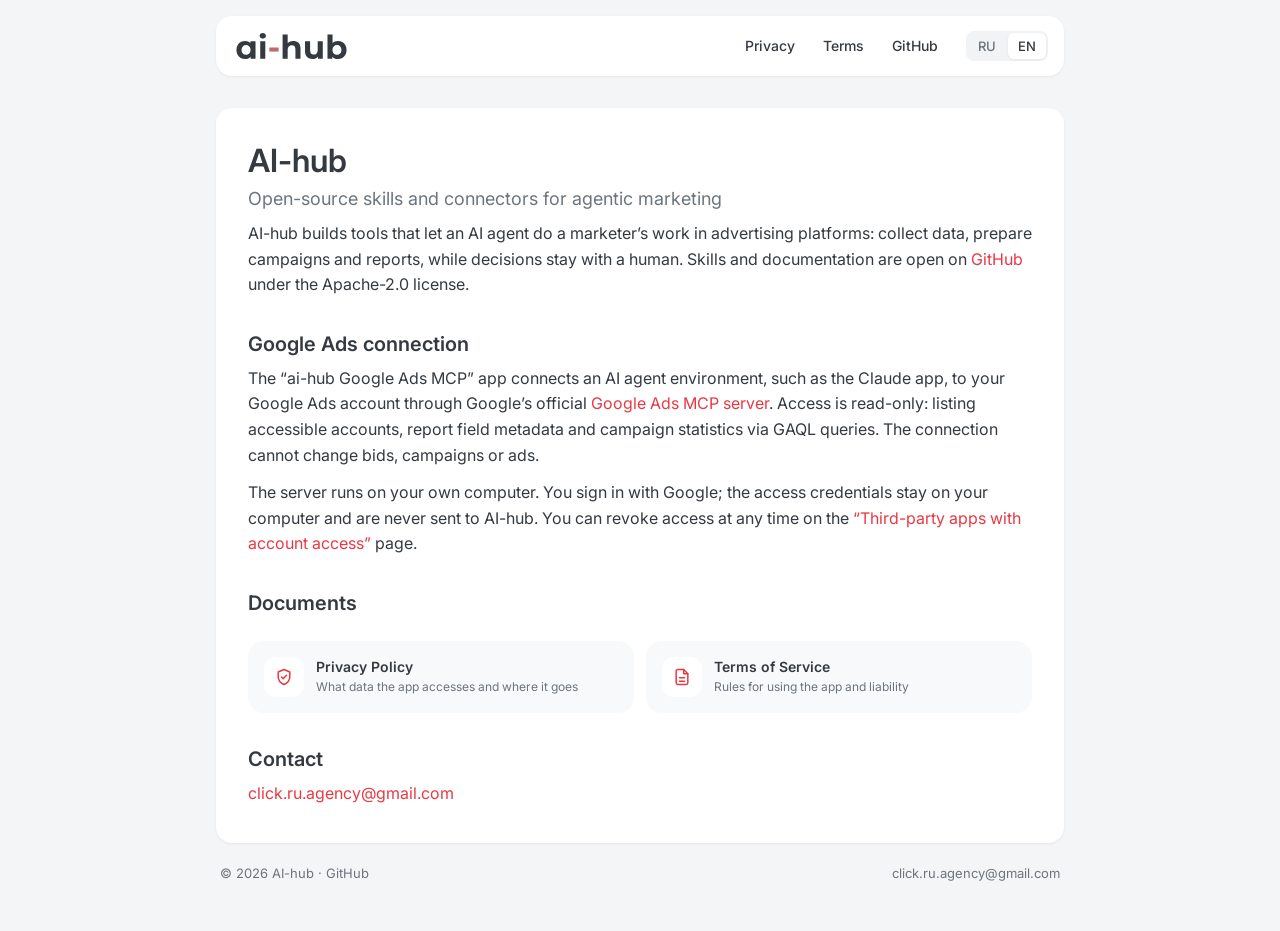
<file: index.html>
<!doctype html>
<html lang="ru" data-lang="ru" data-title-ru="AI-hub" data-title-en="AI-hub">
<head>
<meta charset="utf-8">
<meta name="viewport" content="width=device-width, initial-scale=1">
<title>AI-hub</title>
<meta name="description" content="AI-hub — open-source skills and connectors for agentic marketing. Открытые скиллы и подключения для агентного маркетинга.">
<link rel="icon" href="/logos/mark.svg" type="image/svg+xml">
<link rel="stylesheet" href="/style.css">
<script src="/lang.js"></script>
</head>
<body>
<main>
<header>
  <a class="brand" href="/" aria-label="AI-hub"><img class="logo-light" src="/logos/logo-light.svg" alt="AI Hub" width="111" height="26"><img class="logo-dark" src="/logos/logo-dark.svg" alt="AI Hub" width="111" height="26"></a>
  <div class="header-right">
    <nav>
      <a href="/privacy/"><span data-lang-block="ru">Конфиденциальность</span><span data-lang-block="en">Privacy</span></a>
      <a href="/terms/"><span data-lang-block="ru">Условия</span><span data-lang-block="en">Terms</span></a>
      <a class="nav-gh" href="https://github.com/ai-hub-open">GitHub</a>
    </nav>
    <div class="lang-switch" role="group" aria-label="Language">
      <button type="button" data-set-lang="ru" aria-pressed="true">RU</button>
      <button type="button" data-set-lang="en" aria-pressed="false">EN</button>
    </div>
  </div>
</header>

<article class="hero" data-lang-block="ru" lang="ru">
<h1>AI-hub</h1>
<p class="lead">Открытые скиллы и подключения для агентного маркетинга</p>

<p>AI-hub делает инструменты, с которыми ИИ-агент выполняет работу маркетолога в рекламных системах: собирает данные, готовит кампании и отчёты, а решения оставляет человеку. Скиллы и документация открыты на <a href="https://github.com/ai-hub-open">GitHub</a> под лицензией Apache-2.0.</p>

<h2>Подключение к Google Ads</h2>
<p>Приложение «ai-hub Google Ads MCP» связывает агентную среду, например приложение Claude, с вашим аккаунтом Google Ads через официальный <a href="https://github.com/googleads/google-ads-mcp">Google Ads MCP server</a>. Агент получает только чтение: список доступных аккаунтов, справку по полям отчётов и статистику кампаний по запросам GAQL. Изменять ставки, кампании и объявления подключение не умеет.</p>
<p>Сервер работает на вашем компьютере. Вход выполняется через Google; ключ доступа хранится только у вас и не передаётся AI-hub. Отозвать доступ можно в любой момент на странице <a href="https://myaccount.google.com/permissions">«Сторонние приложения с доступом к аккаунту»</a>.</p>

<h2>Документы</h2>
<div class="cards">
  <a class="card" href="/privacy/"><span class="card-icon"><svg viewBox="0 0 24 24" fill="none" stroke="currentColor" stroke-width="1.8" stroke-linecap="round" stroke-linejoin="round" aria-hidden="true"><path d="M12 3l7 3v5c0 4.5-3 8.3-7 10-4-1.7-7-5.5-7-10V6l7-3z"/><path d="M9 12l2 2 4-4"/></svg></span><div><strong>Политика конфиденциальности</strong><span>Какие данные получает приложение и куда они передаются</span></div></a>
  <a class="card" href="/terms/"><span class="card-icon"><svg viewBox="0 0 24 24" fill="none" stroke="currentColor" stroke-width="1.8" stroke-linecap="round" stroke-linejoin="round" aria-hidden="true"><path d="M14 3H7a2 2 0 0 0-2 2v14a2 2 0 0 0 2 2h10a2 2 0 0 0 2-2V8l-5-5z"/><path d="M14 3v5h5M9 13h6M9 17h6"/></svg></span><div><strong>Условия использования</strong><span>Правила работы с приложением и ответственность</span></div></a>
</div>

<h2>Контакты</h2>
<p><a href="mailto:click.ru.agency@gmail.com">click.ru.agency@gmail.com</a></p>
</article>

<article class="hero" data-lang-block="en" lang="en">
<h1>AI-hub</h1>
<p class="lead">Open-source skills and connectors for agentic marketing</p>

<p>AI-hub builds tools that let an AI agent do a marketer’s work in advertising platforms: collect data, prepare campaigns and reports, while decisions stay with a human. Skills and documentation are open on <a href="https://github.com/ai-hub-open">GitHub</a> under the Apache-2.0 license.</p>

<h2>Google Ads connection</h2>
<p>The “ai-hub Google Ads MCP” app connects an AI agent environment, such as the Claude app, to your Google Ads account through Google’s official <a href="https://github.com/googleads/google-ads-mcp">Google Ads MCP server</a>. Access is read-only: listing accessible accounts, report field metadata and campaign statistics via GAQL queries. The connection cannot change bids, campaigns or ads.</p>
<p>The server runs on your own computer. You sign in with Google; the access credentials stay on your computer and are never sent to AI-hub. You can revoke access at any time on the <a href="https://myaccount.google.com/permissions">“Third-party apps with account access”</a> page.</p>

<h2>Documents</h2>
<div class="cards">
  <a class="card" href="/privacy/"><span class="card-icon"><svg viewBox="0 0 24 24" fill="none" stroke="currentColor" stroke-width="1.8" stroke-linecap="round" stroke-linejoin="round" aria-hidden="true"><path d="M12 3l7 3v5c0 4.5-3 8.3-7 10-4-1.7-7-5.5-7-10V6l7-3z"/><path d="M9 12l2 2 4-4"/></svg></span><div><strong>Privacy Policy</strong><span>What data the app accesses and where it goes</span></div></a>
  <a class="card" href="/terms/"><span class="card-icon"><svg viewBox="0 0 24 24" fill="none" stroke="currentColor" stroke-width="1.8" stroke-linecap="round" stroke-linejoin="round" aria-hidden="true"><path d="M14 3H7a2 2 0 0 0-2 2v14a2 2 0 0 0 2 2h10a2 2 0 0 0 2-2V8l-5-5z"/><path d="M14 3v5h5M9 13h6M9 17h6"/></svg></span><div><strong>Terms of Service</strong><span>Rules for using the app and liability</span></div></a>
</div>

<h2>Contact</h2>
<p><a href="mailto:click.ru.agency@gmail.com">click.ru.agency@gmail.com</a></p>
</article>

<footer>
  <span>© 2026 AI-hub · <a href="https://github.com/ai-hub-open">GitHub</a></span>
  <a href="mailto:click.ru.agency@gmail.com">click.ru.agency@gmail.com</a>
</footer>
</main>
</body>
</html>
</file>
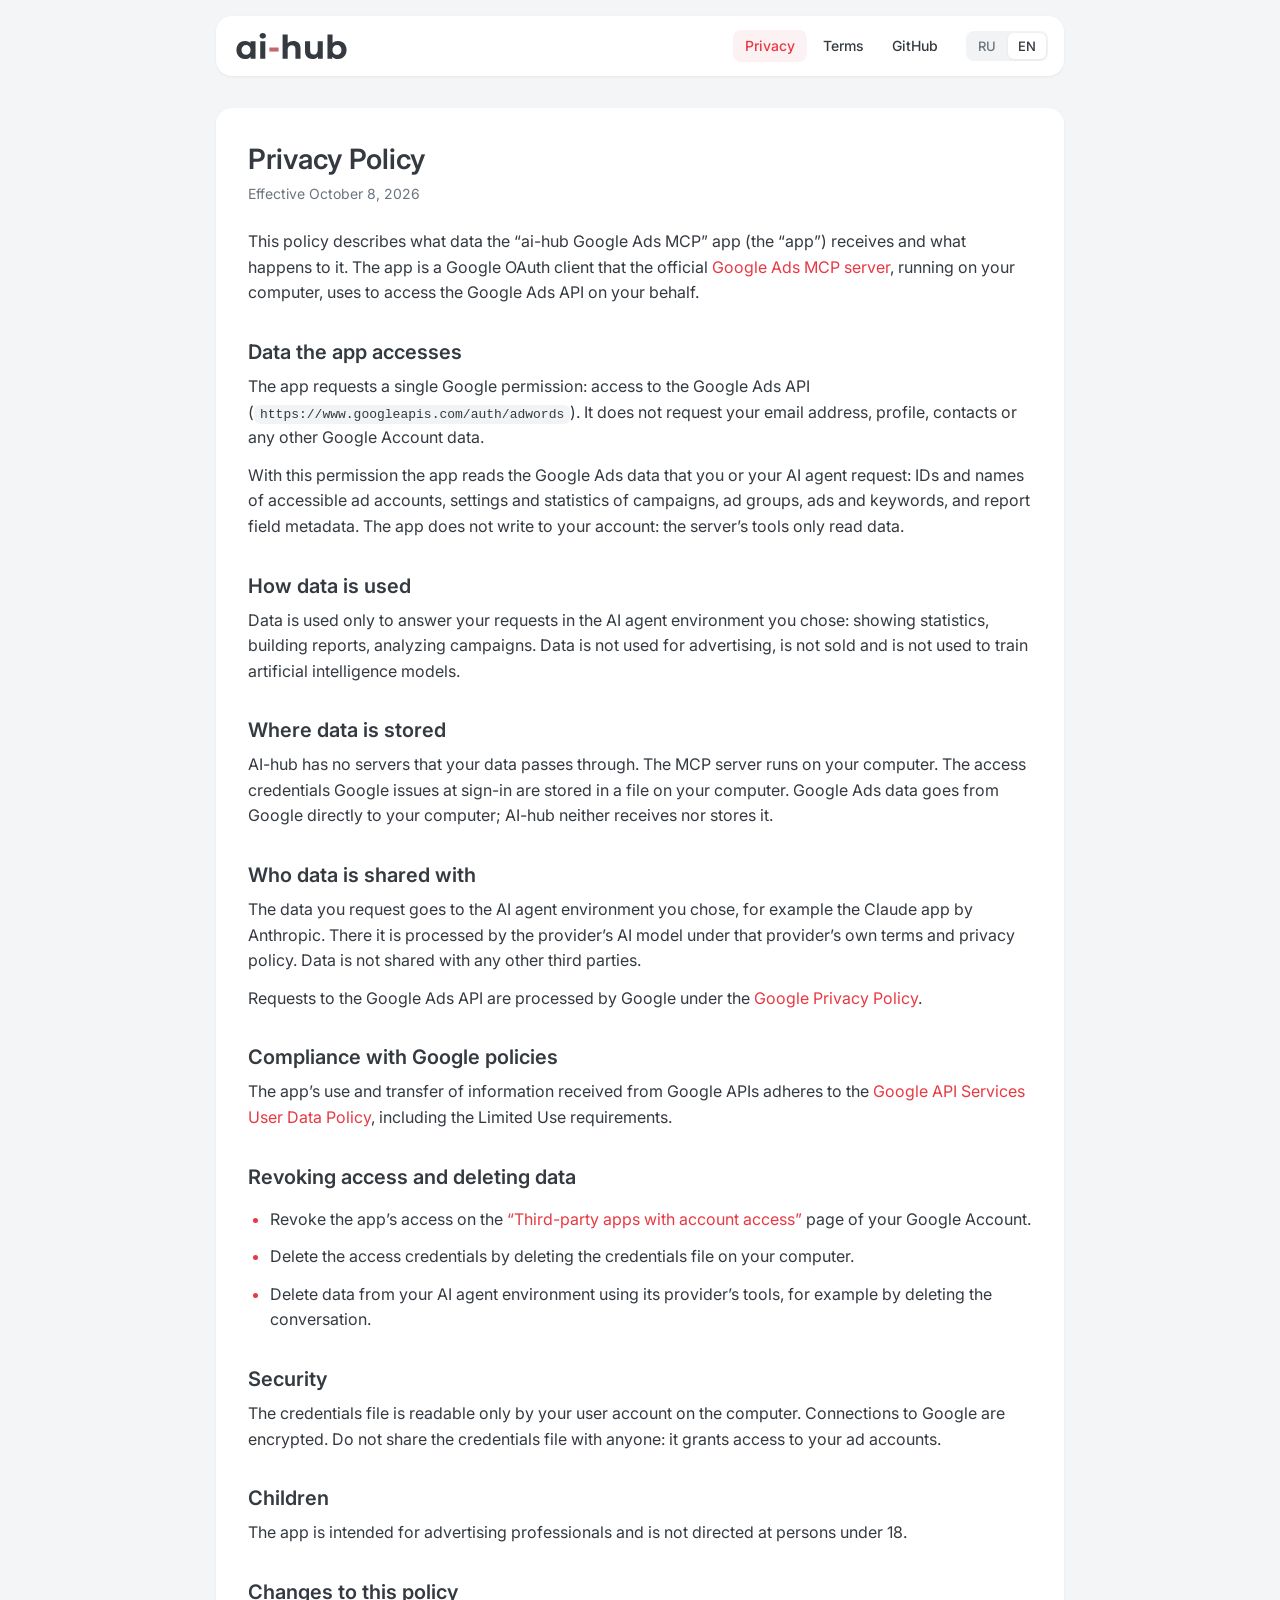
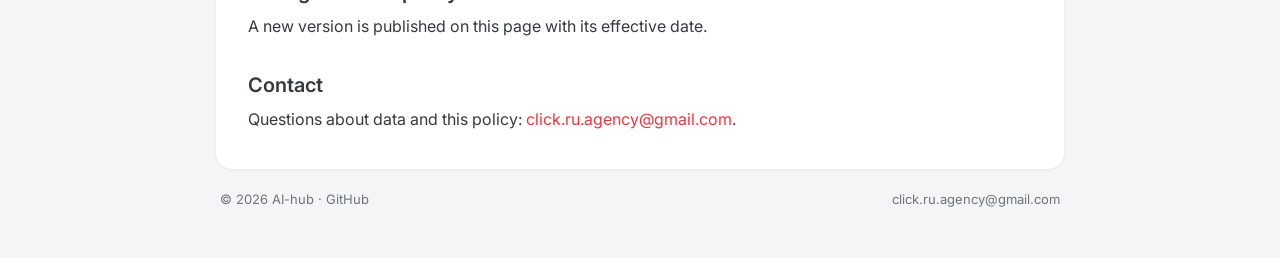
<file: privacy/index.html>
<!doctype html>
<html lang="ru" data-lang="ru" data-title-ru="Политика конфиденциальности — AI-hub" data-title-en="Privacy Policy — AI-hub">
<head>
<meta charset="utf-8">
<meta name="viewport" content="width=device-width, initial-scale=1">
<title>Privacy Policy — AI-hub</title>
<meta name="description" content="Privacy Policy of AI-hub and the ai-hub Google Ads MCP app. Политика конфиденциальности AI-hub.">
<link rel="icon" href="/logos/mark.svg" type="image/svg+xml">
<link rel="stylesheet" href="/style.css">
<script src="/lang.js"></script>
</head>
<body>
<main>
<header>
  <a class="brand" href="/" aria-label="AI-hub"><img class="logo-light" src="/logos/logo-light.svg" alt="AI Hub" width="111" height="26"><img class="logo-dark" src="/logos/logo-dark.svg" alt="AI Hub" width="111" height="26"></a>
  <div class="header-right">
    <nav>
      <a href="/privacy/" aria-current="page"><span data-lang-block="ru">Конфиденциальность</span><span data-lang-block="en">Privacy</span></a>
      <a href="/terms/"><span data-lang-block="ru">Условия</span><span data-lang-block="en">Terms</span></a>
      <a class="nav-gh" href="https://github.com/ai-hub-open">GitHub</a>
    </nav>
    <div class="lang-switch" role="group" aria-label="Language">
      <button type="button" data-set-lang="ru" aria-pressed="true">RU</button>
      <button type="button" data-set-lang="en" aria-pressed="false">EN</button>
    </div>
  </div>
</header>

<article class="doc" data-lang-block="ru" lang="ru">
<h1>Политика конфиденциальности</h1>
<p class="meta">Действует с 8 октября 2026 года</p>

<p>Политика описывает, какие данные получает приложение «ai-hub Google Ads MCP» (далее — приложение) и что с ними происходит. Приложение — это OAuth-клиент Google, через который официальный <a href="https://github.com/googleads/google-ads-mcp">Google Ads MCP server</a> на вашем компьютере обращается к Google Ads API от вашего имени.</p>

<h2>Какие данные получает приложение</h2>
<p>Приложение запрашивает одно разрешение Google — доступ к Google Ads API (<code>https://www.googleapis.com/auth/adwords</code>). Адрес почты, профиль, контакты и другие данные аккаунта Google оно не запрашивает.</p>
<p>Через это разрешение приложение читает данные Google Ads, которые вы или ваш ИИ-агент запрашиваете: идентификаторы и названия доступных рекламных аккаунтов, настройки и статистику кампаний, групп, объявлений и ключевых слов, справку по полям отчётов. Запись в аккаунт приложение не выполняет: инструменты сервера только читают данные.</p>

<h2>Как используются данные</h2>
<p>Данные используются только для ответа на ваши запросы в агентной среде, которую вы выбрали: показать статистику, построить отчёт, проанализировать кампании. Данные не используются для рекламы, не продаются и не применяются для обучения моделей искусственного интеллекта.</p>

<h2>Где хранятся данные</h2>
<p>У AI-hub нет серверов, через которые проходят ваши данные. MCP-сервер работает на вашем компьютере. Ключ доступа, который Google выдаёт при входе, хранится в файле на вашем компьютере. Данные Google Ads передаются от Google напрямую на ваш компьютер; AI-hub их не получает и не хранит.</p>

<h2>Кому передаются данные</h2>
<p>Данные, которые вы запрашиваете, попадают в агентную среду, выбранную вами, — например, в приложение Claude компании Anthropic. Там их обрабатывает модель ИИ поставщика среды по его собственным условиям и политике конфиденциальности. Другим третьим лицам данные не передаются.</p>
<p>Запросы к Google Ads API обрабатывает Google по <a href="https://policies.google.com/privacy">Политике конфиденциальности Google</a>.</p>

<h2>Соответствие правилам Google</h2>
<p>Использование и передача приложением информации, полученной от API Google, соответствуют <a href="https://developers.google.com/terms/api-services-user-data-policy">Политике Google API Services в отношении пользовательских данных</a>, включая требования об ограниченном использовании (Limited Use).</p>

<h2>Как отозвать доступ и удалить данные</h2>
<ul>
  <li>Отозвать доступ приложения: страница <a href="https://myaccount.google.com/permissions">«Сторонние приложения с доступом к аккаунту»</a> в аккаунте Google.</li>
  <li>Удалить ключ доступа: удалить файл с учётными данными на своём компьютере.</li>
  <li>Удалить данные из агентной среды: средствами её поставщика, например удалив переписку.</li>
</ul>

<h2>Безопасность</h2>
<p>Ключ доступа хранится в файле, который может прочитать только ваша учётная запись на компьютере. Соединения с Google защищены шифрованием. Не передавайте файл с ключом другим людям: он даёт доступ к вашим рекламным аккаунтам.</p>

<h2>Дети</h2>
<p>Приложение предназначено для специалистов по рекламе и не рассчитано на лиц младше 18 лет.</p>

<h2>Изменения политики</h2>
<p>Новая редакция публикуется на этой странице с датой вступления в силу.</p>

<h2>Контакты</h2>
<p>Вопросы о данных и этой политике: <a href="mailto:click.ru.agency@gmail.com">click.ru.agency@gmail.com</a>.</p>
</article>

<article class="doc" data-lang-block="en" lang="en">
<h1>Privacy Policy</h1>
<p class="meta">Effective October 8, 2026</p>

<p>This policy describes what data the “ai-hub Google Ads MCP” app (the “app”) receives and what happens to it. The app is a Google OAuth client that the official <a href="https://github.com/googleads/google-ads-mcp">Google Ads MCP server</a>, running on your computer, uses to access the Google Ads API on your behalf.</p>

<h2>Data the app accesses</h2>
<p>The app requests a single Google permission: access to the Google Ads API (<code>https://www.googleapis.com/auth/adwords</code>). It does not request your email address, profile, contacts or any other Google Account data.</p>
<p>With this permission the app reads the Google Ads data that you or your AI agent request: IDs and names of accessible ad accounts, settings and statistics of campaigns, ad groups, ads and keywords, and report field metadata. The app does not write to your account: the server’s tools only read data.</p>

<h2>How data is used</h2>
<p>Data is used only to answer your requests in the AI agent environment you chose: showing statistics, building reports, analyzing campaigns. Data is not used for advertising, is not sold and is not used to train artificial intelligence models.</p>

<h2>Where data is stored</h2>
<p>AI-hub has no servers that your data passes through. The MCP server runs on your computer. The access credentials Google issues at sign-in are stored in a file on your computer. Google Ads data goes from Google directly to your computer; AI-hub neither receives nor stores it.</p>

<h2>Who data is shared with</h2>
<p>The data you request goes to the AI agent environment you chose, for example the Claude app by Anthropic. There it is processed by the provider’s AI model under that provider’s own terms and privacy policy. Data is not shared with any other third parties.</p>
<p>Requests to the Google Ads API are processed by Google under the <a href="https://policies.google.com/privacy">Google Privacy Policy</a>.</p>

<h2>Compliance with Google policies</h2>
<p>The app’s use and transfer of information received from Google APIs adheres to the <a href="https://developers.google.com/terms/api-services-user-data-policy">Google API Services User Data Policy</a>, including the Limited Use requirements.</p>

<h2>Revoking access and deleting data</h2>
<ul>
  <li>Revoke the app’s access on the <a href="https://myaccount.google.com/permissions">“Third-party apps with account access”</a> page of your Google Account.</li>
  <li>Delete the access credentials by deleting the credentials file on your computer.</li>
  <li>Delete data from your AI agent environment using its provider’s tools, for example by deleting the conversation.</li>
</ul>

<h2>Security</h2>
<p>The credentials file is readable only by your user account on the computer. Connections to Google are encrypted. Do not share the credentials file with anyone: it grants access to your ad accounts.</p>

<h2>Children</h2>
<p>The app is intended for advertising professionals and is not directed at persons under 18.</p>

<h2>Changes to this policy</h2>
<p>A new version is published on this page with its effective date.</p>

<h2>Contact</h2>
<p>Questions about data and this policy: <a href="mailto:click.ru.agency@gmail.com">click.ru.agency@gmail.com</a>.</p>
</article>

<footer>
  <span>© 2026 AI-hub · <a href="https://github.com/ai-hub-open">GitHub</a></span>
  <a href="mailto:click.ru.agency@gmail.com">click.ru.agency@gmail.com</a>
</footer>
</main>
</body>
</html>
</file>
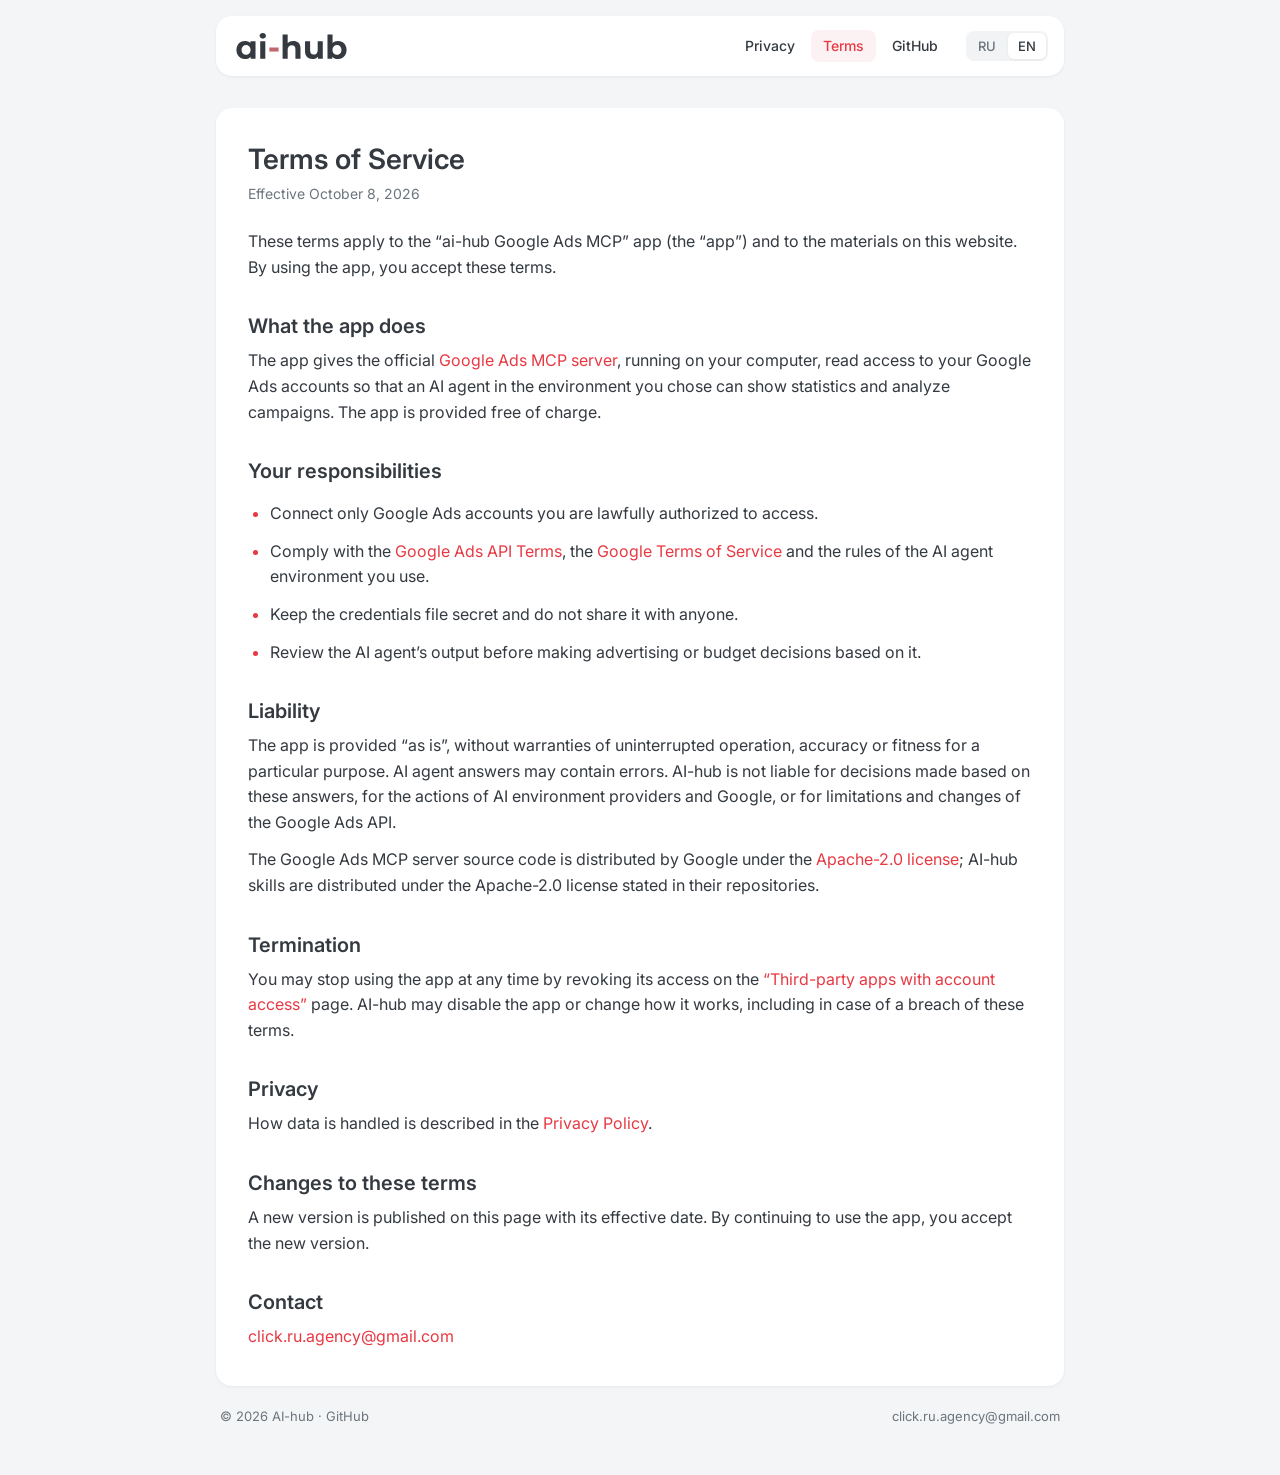
<file: terms/index.html>
<!doctype html>
<html lang="ru" data-lang="ru" data-title-ru="Условия использования — AI-hub" data-title-en="Terms of Service — AI-hub">
<head>
<meta charset="utf-8">
<meta name="viewport" content="width=device-width, initial-scale=1">
<title>Terms of Service — AI-hub</title>
<meta name="description" content="Terms of Service of AI-hub and the ai-hub Google Ads MCP app. Условия использования AI-hub.">
<link rel="icon" href="/logos/mark.svg" type="image/svg+xml">
<link rel="stylesheet" href="/style.css">
<script src="/lang.js"></script>
</head>
<body>
<main>
<header>
  <a class="brand" href="/" aria-label="AI-hub"><img class="logo-light" src="/logos/logo-light.svg" alt="AI Hub" width="111" height="26"><img class="logo-dark" src="/logos/logo-dark.svg" alt="AI Hub" width="111" height="26"></a>
  <div class="header-right">
    <nav>
      <a href="/privacy/"><span data-lang-block="ru">Конфиденциальность</span><span data-lang-block="en">Privacy</span></a>
      <a href="/terms/" aria-current="page"><span data-lang-block="ru">Условия</span><span data-lang-block="en">Terms</span></a>
      <a class="nav-gh" href="https://github.com/ai-hub-open">GitHub</a>
    </nav>
    <div class="lang-switch" role="group" aria-label="Language">
      <button type="button" data-set-lang="ru" aria-pressed="true">RU</button>
      <button type="button" data-set-lang="en" aria-pressed="false">EN</button>
    </div>
  </div>
</header>

<article class="doc" data-lang-block="ru" lang="ru">
<h1>Условия использования</h1>
<p class="meta">Действуют с 8 октября 2026 года</p>

<p>Условия относятся к приложению «ai-hub Google Ads MCP» (далее — приложение) и к материалам на этом сайте. Начиная пользоваться приложением, вы принимаете эти условия.</p>

<h2>Что делает приложение</h2>
<p>Приложение даёт официальному <a href="https://github.com/googleads/google-ads-mcp">Google Ads MCP server</a>, запущенному на вашем компьютере, доступ на чтение к вашим аккаунтам Google Ads, чтобы ИИ-агент в выбранной вами среде мог показывать статистику и анализировать кампании. Приложение предоставляется бесплатно.</p>

<h2>Ваши обязанности</h2>
<ul>
  <li>Подключать только те аккаунты Google Ads, к которым у вас есть законный доступ.</li>
  <li>Соблюдать <a href="https://developers.google.com/google-ads/api/docs/api-policy/terms">Условия Google Ads API</a>, <a href="https://policies.google.com/terms">Условия использования Google</a> и правила агентной среды, которой вы пользуетесь.</li>
  <li>Хранить файл с ключом доступа в тайне и не передавать его другим людям.</li>
  <li>Проверять выводы ИИ-агента перед тем, как принимать на их основе решения о рекламе и бюджете.</li>
</ul>

<h2>Ответственность</h2>
<p>Приложение предоставляется «как есть», без гарантий бесперебойной работы, точности и пригодности для конкретной цели. Ответы ИИ-агента могут содержать ошибки. AI-hub не отвечает за решения, принятые на основе этих ответов, за действия поставщиков агентной среды и Google, а также за ограничения и изменения Google Ads API.</p>
<p>Исходный код Google Ads MCP server распространяется компанией Google по <a href="https://github.com/googleads/google-ads-mcp/blob/main/LICENSE">лицензии Apache-2.0</a>; скиллы AI-hub — по лицензии Apache-2.0, указанной в их репозиториях.</p>

<h2>Прекращение использования</h2>
<p>Вы можете прекратить пользоваться приложением в любой момент, отозвав доступ на странице <a href="https://myaccount.google.com/permissions">«Сторонние приложения с доступом к аккаунту»</a>. AI-hub может отключить приложение или изменить его работу, в том числе при нарушении этих условий.</p>

<h2>Конфиденциальность</h2>
<p>Как обрабатываются данные, описано в <a href="/privacy/">Политике конфиденциальности</a>.</p>

<h2>Изменения условий</h2>
<p>Новая редакция публикуется на этой странице с датой вступления в силу. Продолжая пользоваться приложением, вы принимаете новую редакцию.</p>

<h2>Контакты</h2>
<p><a href="mailto:click.ru.agency@gmail.com">click.ru.agency@gmail.com</a></p>
</article>

<article class="doc" data-lang-block="en" lang="en">
<h1>Terms of Service</h1>
<p class="meta">Effective October 8, 2026</p>

<p>These terms apply to the “ai-hub Google Ads MCP” app (the “app”) and to the materials on this website. By using the app, you accept these terms.</p>

<h2>What the app does</h2>
<p>The app gives the official <a href="https://github.com/googleads/google-ads-mcp">Google Ads MCP server</a>, running on your computer, read access to your Google Ads accounts so that an AI agent in the environment you chose can show statistics and analyze campaigns. The app is provided free of charge.</p>

<h2>Your responsibilities</h2>
<ul>
  <li>Connect only Google Ads accounts you are lawfully authorized to access.</li>
  <li>Comply with the <a href="https://developers.google.com/google-ads/api/docs/api-policy/terms">Google Ads API Terms</a>, the <a href="https://policies.google.com/terms">Google Terms of Service</a> and the rules of the AI agent environment you use.</li>
  <li>Keep the credentials file secret and do not share it with anyone.</li>
  <li>Review the AI agent’s output before making advertising or budget decisions based on it.</li>
</ul>

<h2>Liability</h2>
<p>The app is provided “as is”, without warranties of uninterrupted operation, accuracy or fitness for a particular purpose. AI agent answers may contain errors. AI-hub is not liable for decisions made based on these answers, for the actions of AI environment providers and Google, or for limitations and changes of the Google Ads API.</p>
<p>The Google Ads MCP server source code is distributed by Google under the <a href="https://github.com/googleads/google-ads-mcp/blob/main/LICENSE">Apache-2.0 license</a>; AI-hub skills are distributed under the Apache-2.0 license stated in their repositories.</p>

<h2>Termination</h2>
<p>You may stop using the app at any time by revoking its access on the <a href="https://myaccount.google.com/permissions">“Third-party apps with account access”</a> page. AI-hub may disable the app or change how it works, including in case of a breach of these terms.</p>

<h2>Privacy</h2>
<p>How data is handled is described in the <a href="/privacy/">Privacy Policy</a>.</p>

<h2>Changes to these terms</h2>
<p>A new version is published on this page with its effective date. By continuing to use the app, you accept the new version.</p>

<h2>Contact</h2>
<p><a href="mailto:click.ru.agency@gmail.com">click.ru.agency@gmail.com</a></p>
</article>

<footer>
  <span>© 2026 AI-hub · <a href="https://github.com/ai-hub-open">GitHub</a></span>
  <a href="mailto:click.ru.agency@gmail.com">click.ru.agency@gmail.com</a>
</footer>
</main>
</body>
</html>
</file>
<file: style.css>
/* Tokens follow the AI Hub UI kit (aihub-platform, apps/web/app/globals.css). */
@font-face {
  font-family: "Inter";
  src: url("/fonts/inter/Inter-Variable.ttf") format("truetype");
  font-style: normal;
  font-weight: 100 900;
  font-display: swap;
}

:root {
  color-scheme: light;
  --primary-300: #e83943;
  --primary-400: #b6161f;
  --primary-50: #fdf2f3;

  --bg-page: #f4f5f6;
  --surface-1: #ffffff;
  --surface-2: #f8f9fa;
  --surface-3: #f1f3f5;
  --surface-4: #e9ecef;
  --fg-default: #343a40;
  --fg-soft: #6c757d;
  --fg-muted: #adb5bd;
  --border-soft: #e9ecef;
  --accent: var(--primary-300);
  --accent-hover: var(--primary-400);
  --accent-bg: var(--primary-50);

  --shadow-s: 0 1px 3px 0 rgba(0, 0, 0, 0.06);
  --shadow-m: 0 2px 8px 0 rgba(0, 0, 0, 0.08);
  --shadow-l: 0 4px 24px 0 rgba(0, 0, 0, 0.12);
  --radius-card: 16px;
  --radius-control: 8px;
}
@media (prefers-color-scheme: dark) {
  :root {
    color-scheme: dark;
    --bg-page: #1a1a1a;
    --surface-1: #343a40;
    --surface-2: #495057;
    --surface-3: #6c757d;
    --surface-4: #495057;
    --fg-default: #ffffff;
    --fg-soft: #ced4da;
    --fg-muted: #adb5bd;
    --border-soft: #495057;
    --accent-bg: rgba(232, 57, 67, 0.16);
    --shadow-l: 0 4px 24px 0 rgba(0, 0, 0, 0.4);
  }
}

* { box-sizing: border-box; }
html { -webkit-text-size-adjust: 100%; }
body {
  margin: 0;
  background: var(--bg-page);
  color: var(--fg-default);
  font: 400 16px/1.6 Inter, Arial, sans-serif;
}
main { max-width: 880px; margin: 0 auto; padding: 16px 16px 48px; }

/* Top bar */
header {
  display: flex; justify-content: space-between; align-items: center;
  gap: 12px 20px; flex-wrap: wrap;
  background: var(--surface-1);
  border-radius: var(--radius-card);
  box-shadow: var(--shadow-s);
  padding: 14px 16px 14px 20px;
  margin-bottom: 32px;
}
.brand { display: inline-flex; align-items: center; line-height: 0; }
.brand img { height: 26px; width: auto; display: block; }
.brand .logo-dark { display: none; }
@media (prefers-color-scheme: dark) {
  .brand .logo-light { display: none; }
  .brand .logo-dark { display: block; }
}
.header-right { display: flex; align-items: center; gap: 8px 16px; flex-wrap: wrap; }
nav { display: flex; gap: 4px; flex-wrap: wrap; }
nav a {
  font-size: 14px; font-weight: 500; line-height: 1.4;
  color: var(--fg-default); text-decoration: none;
  padding: 6px 12px; border-radius: var(--radius-control);
}
nav a:hover { background: var(--surface-2); }
nav a[aria-current="page"] { color: var(--accent); background: var(--accent-bg); }

/* View switcher from the UI kit */
.lang-switch {
  display: inline-flex; gap: 2px;
  background: var(--surface-3);
  border-radius: var(--radius-control);
  padding: 2px;
}
.lang-switch button {
  font: 500 13px/1.4 Inter, Arial, sans-serif;
  padding: 4px 10px; border: 0; border-radius: 6px; cursor: pointer;
  background: transparent; color: var(--fg-soft);
}
.lang-switch button[aria-pressed="true"] { background: var(--surface-1); color: var(--fg-default); box-shadow: var(--shadow-s); }
html[data-lang="ru"] [data-lang-block="en"],
html[data-lang="en"] [data-lang-block="ru"] { display: none; }

/* Content surface */
article {
  background: var(--surface-1);
  border-radius: var(--radius-card);
  box-shadow: var(--shadow-s);
  padding: 32px 32px 24px;
}
h1 { font-size: 28px; font-weight: 600; line-height: 1.4; margin: 0 0 4px; }
h2 { font-size: 20px; font-weight: 600; line-height: 1.4; margin: 32px 0 8px; }
p, li { margin: 0 0 12px; }
ul { padding-left: 22px; }
li::marker { color: var(--accent); }
a { color: var(--accent); text-decoration: none; }
a:hover { color: var(--accent-hover); text-decoration: underline; text-underline-offset: 3px; }
code {
  font: 13px/1.4 ui-monospace, SFMono-Regular, Menlo, monospace;
  background: var(--surface-3); padding: 2px 6px; border-radius: 6px;
  overflow-wrap: anywhere;
}
.meta { color: var(--fg-soft); font-size: 14px; margin-bottom: 24px; }

/* Home */
.hero h1 { font-size: 32px; line-height: 1.3; }
.lead { font-size: 18px; line-height: 1.55; color: var(--fg-soft); max-width: 640px; margin-bottom: 8px; }
.cards { display: grid; grid-template-columns: repeat(auto-fit, minmax(220px, 1fr)); gap: 12px; margin: 24px 0 8px; }
.card {
  display: flex; gap: 12px; align-items: flex-start;
  text-decoration: none; color: var(--fg-default);
  background: var(--surface-2); border-radius: var(--radius-card);
  padding: 16px;
}
.card:hover { background: var(--surface-3); color: var(--fg-default); text-decoration: none; }
.card-icon {
  flex: none; width: 40px; height: 40px; border-radius: 12px;
  display: grid; place-items: center;
  background: var(--surface-1); color: var(--accent);
}
.card-icon svg { width: 20px; height: 20px; }
.card div strong { display: block; font-size: 14px; font-weight: 600; line-height: 1.4; margin-bottom: 2px; }
.card div span { display: block; font-size: 12px; line-height: 1.4; color: var(--fg-soft); }

footer {
  display: flex; justify-content: space-between; gap: 8px 16px; flex-wrap: wrap;
  color: var(--fg-soft); font-size: 13px;
  padding: 20px 4px 0;
}
footer a { color: var(--fg-soft); }

@media (max-width: 560px) {
  header { padding: 12px 12px 12px 16px; margin-bottom: 16px; }
  .brand img { height: 22px; }
  .header-right { width: 100%; justify-content: space-between; flex-wrap: nowrap; }
  nav { flex-wrap: nowrap; }
  nav a { font-size: 13px; padding: 6px 8px; }
  nav .nav-gh { display: none; }
  article { padding: 24px 16px 16px; }
  h1, .hero h1 { font-size: 24px; }
  h2 { font-size: 18px; }
  .lead { font-size: 16px; }
}
</file>
